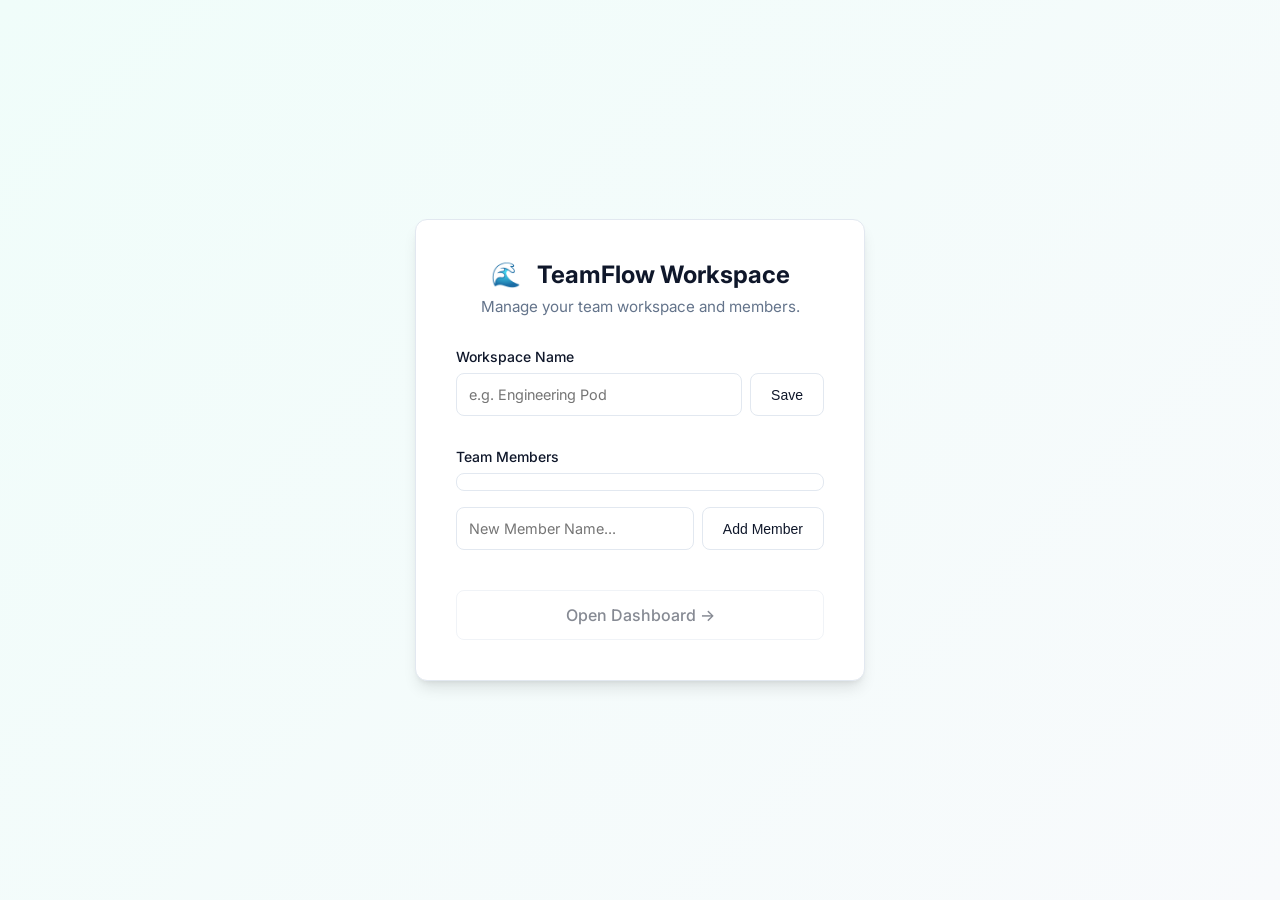
<file: index.html>
<!DOCTYPE html>
<html lang="en">

<head>
    <meta charset="UTF-8">
    <meta name="viewport" content="width=device-width, initial-scale=1.0">
    <title>TeamFlow Home</title>
    <link rel="stylesheet" href="style.css">
    <link href="https://fonts.googleapis.com/css2?family=Inter:wght@400;500;600;700&display=swap" rel="stylesheet">
</head>

<body>
    <div id="home-page" class="setup-container">
        <div class="setup-card">
            <div class="logo setup-logo">
                <span class="logo-icon">🌊</span>
                <h1>TeamFlow Workspace</h1>
            </div>
            <p class="setup-subtitle">Manage your team workspace and members.</p>

            <form id="team-name-form" style="margin-bottom: 2rem;">
                <div class="form-group" style="margin-bottom: 0;">
                    <label for="home-team-name">Workspace Name</label>
                    <div class="add-member-inline">
                        <input type="text" id="home-team-name" required placeholder="e.g. Engineering Pod">
                        <button type="submit" id="save-team-name-btn" class="btn-secondary">Save</button>
                    </div>
                </div>
            </form>

            <div class="form-group">
                <label>Team Members</label>
                <div class="team-list-container" style="max-height: 250px; margin-bottom: 1rem;">
                    <ul id="home-team-list" class="team-list">
                        <!-- Members populated here by JS -->
                    </ul>
                </div>

                <form id="home-add-member-form" class="add-member-inline">
                    <input type="text" id="home-new-member" required placeholder="New Member Name...">
                    <button type="submit" class="btn-secondary">Add Member</button>
                </form>
            </div>

            <div class="setup-actions" style="margin-top: 2.5rem;">
                <a href="dashboard.html" id="go-to-dashboard-btn" class="btn-primary btn-large"
                    style="text-align: center; text-decoration: none; display: block; width: 100%;">Open Dashboard
                    &rarr;</a>
            </div>
        </div>
    </div>

    <script src="script.js"></script>
</body>

</html>
</file>
<file: style.css>
:root {
    --primary: #2563eb;
    --primary-hover: #1d4ed8;
    --bg-main: #f8fafc;
    --bg-card: #ffffff;
    --text-main: #0f172a;
    --text-muted: #64748b;
    --border-color: #e2e8f0;
    --shadow-sm: 0 1px 2px 0 rgb(0 0 0 / 0.05);
    --shadow-md: 0 4px 6px -1px rgb(0 0 0 / 0.1), 0 2px 4px -2px rgb(0 0 0 / 0.1);
    --shadow-lg: 0 10px 15px -3px rgb(0 0 0 / 0.1), 0 4px 6px -4px rgb(0 0 0 / 0.1);
    --radius-md: 8px;
    --radius-lg: 12px;
}

* {
    box-sizing: border-box;
    margin: 0;
    padding: 0;
}

body {
    font-family: 'Inter', sans-serif;
    background-color: var(--bg-main);
    color: var(--text-main);
    display: flex;
    flex-direction: column;
    height: 100vh;
}

/* Header */
.header {
    display: flex;
    justify-content: space-between;
    align-items: center;
    padding: 1rem 2rem;
    background-color: var(--bg-card);
    border-bottom: 1px solid var(--border-color);
}

.logo {
    display: flex;
    align-items: center;
    gap: 1rem;
}

.logo-icon {
    font-size: 1.5rem;
}

.logo h1 {
    font-size: 1.25rem;
    font-weight: 700;
}

.divider {
    color: var(--border-color);
}

.subtitle {
    color: var(--text-muted);
    font-size: 0.875rem;
}

.user-selector {
    display: flex;
    align-items: center;
    gap: 0.5rem;
    padding: 0.5rem 1rem;
    border: 1px solid var(--border-color);
    border-radius: var(--radius-md);
    background-color: var(--bg-main);
}

.user-selector label {
    font-weight: 600;
    font-size: 0.875rem;
}

.user-selector select {
    border: none;
    background: transparent;
    font-family: inherit;
    font-size: 0.875rem;
    outline: none;
    cursor: pointer;
}

/* Main Layout */
.board {
    display: flex;
    flex: 1;
    overflow: hidden;
    padding: 1.5rem 2rem;
    gap: 2rem;
}

.columns-container {
    display: flex;
    flex: 1;
    gap: 1.5rem;
    overflow-x: auto;
}

.column {
    flex: 1;
    min-width: 300px;
    display: flex;
    flex-direction: column;
    background-color: transparent;
}

.column-header {
    display: flex;
    justify-content: space-between;
    align-items: center;
    margin-bottom: 1rem;
}

.column-header h2 {
    font-size: 1.125rem;
    font-weight: 600;
}

.add-task-btn {
    background: transparent;
    border: 1px solid var(--border-color);
    padding: 0.375rem 0.75rem;
    border-radius: var(--radius-md);
    cursor: pointer;
    font-weight: 500;
    font-size: 0.875rem;
    transition: all 0.2s;
}

.add-task-btn:hover {
    background-color: var(--border-color);
}

.task-list {
    flex: 1;
    overflow-y: auto;
    display: flex;
    flex-direction: column;
    gap: 1rem;
    padding-bottom: 1rem;
    min-height: 100px;
}

/* Task Card */
.task-card {
    background-color: var(--bg-card);
    border-radius: var(--radius-md);
    padding: 1.25rem;
    box-shadow: var(--shadow-sm);
    border: 1px solid var(--border-color);
    display: flex;
    flex-direction: column;
    gap: 0.75rem;
    transition: box-shadow 0.2s, transform 0.2s;
    cursor: grab;
}

.task-card:active {
    cursor: grabbing;
}

.task-card:hover {
    box-shadow: var(--shadow-md);
}

.task-title {
    font-weight: 600;
    font-size: 1rem;
}

.task-desc {
    color: var(--text-muted);
    font-size: 0.875rem;
    line-height: 1.4;
}

.task-assignee {
    display: flex;
    align-items: center;
    gap: 0.5rem;
    font-size: 0.875rem;
    color: var(--text-main);
}

.assignee-avatar {
    width: 24px;
    height: 24px;
    background-color: #6366f1;
    color: white;
    border-radius: 50%;
    display: flex;
    align-items: center;
    justify-content: center;
    font-size: 0.75rem;
    font-weight: 600;
}

.task-actions {
    display: flex;
    gap: 0.5rem;
    margin-top: 0.5rem;
}

.btn-action {
    flex: 1;
    background-color: var(--bg-main);
    border: 1px solid var(--border-color);
    padding: 0.5rem;
    border-radius: var(--radius-md);
    cursor: pointer;
    font-size: 0.875rem;
    font-weight: 500;
    transition: background-color 0.2s;
}

.btn-action:hover {
    background-color: #f1f5f9;
}

.btn-action.primary {
    background-color: white;
    border: 1px solid var(--border-color);
}

.btn-action.primary:hover {
    background-color: #f1f5f9;
}


/* Leaderboard */
.leaderboard {
    width: 280px;
    background-color: white;
    border-radius: var(--radius-lg);
    border: 1px solid var(--border-color);
    padding: 1.5rem;
    box-shadow: var(--shadow-sm);
}

.leaderboard h2 {
    font-size: 1.125rem;
    font-weight: 600;
    margin-bottom: 1rem;
}

.leaderboard ul {
    list-style: none;
    display: flex;
    flex-direction: column;
    gap: 0.75rem;
}

.leaderboard li {
    display: flex;
    justify-content: space-between;
    font-size: 0.9rem;
    padding: 0.5rem 0;
}

.leaderboard li span:last-child {
    font-weight: 600;
}

/* Modal */
.modal-overlay {
    position: fixed;
    top: 0;
    left: 0;
    right: 0;
    bottom: 0;
    background-color: rgba(0, 0, 0, 0.4);
    display: flex;
    justify-content: center;
    align-items: center;
    opacity: 0;
    pointer-events: none;
    transition: opacity 0.2s;
    z-index: 100;
}

.modal-overlay.active {
    opacity: 1;
    pointer-events: all;
}

.modal {
    background-color: var(--bg-card);
    border-radius: var(--radius-lg);
    width: 100%;
    max-width: 400px;
    padding: 1.5rem;
    box-shadow: var(--shadow-lg);
    transform: translateY(-20px);
    transition: transform 0.2s;
}

.modal-overlay.active .modal {
    transform: translateY(0);
}

.modal-header {
    display: flex;
    justify-content: space-between;
    align-items: center;
    margin-bottom: 1.5rem;
}

.close-btn {
    background: transparent;
    border: none;
    font-size: 1.5rem;
    cursor: pointer;
    color: var(--text-muted);
}

.form-group {
    margin-bottom: 1.25rem;
}

.form-group label {
    display: block;
    margin-bottom: 0.5rem;
    font-weight: 500;
    font-size: 0.875rem;
}

.form-group input,
.form-group textarea,
.form-group select {
    width: 100%;
    padding: 0.75rem;
    border: 1px solid var(--border-color);
    border-radius: var(--radius-md);
    font-family: inherit;
    font-size: 0.9rem;
    outline: none;
}

.form-group input:focus,
.form-group textarea:focus,
.form-group select:focus {
    border-color: var(--primary);
}

.form-group textarea {
    resize: vertical;
    min-height: 80px;
}

.form-actions {
    display: flex;
    justify-content: flex-end;
    gap: 1rem;
    margin-top: 2rem;
}

.btn-secondary,
.btn-primary {
    padding: 0.625rem 1.25rem;
    border-radius: var(--radius-md);
    font-weight: 500;
    font-size: 0.875rem;
    cursor: pointer;
    outline: none;
}

.btn-secondary {
    background-color: transparent;
    border: 1px solid var(--border-color);
    color: var(--text-main);
}

.btn-secondary:hover {
    background-color: var(--bg-main);
}

.btn-primary {
    background-color: var(--primary);
    border: 1px solid var(--primary);
    color: white;
}

.btn-primary:hover {
    background-color: var(--primary-hover);
}

/* Scrollbar */
::-webkit-scrollbar {
    width: 6px;
    height: 6px;
}

::-webkit-scrollbar-track {
    background: transparent;
}

::-webkit-scrollbar-thumb {
    background-color: #cbd5e1;
    border-radius: 10px;
}

::-webkit-scrollbar-thumb:hover {
    background-color: #94a3b8;
}

/* Manage Team */
.manage-team-btn {
    background: transparent;
    border: 1px solid var(--border-color);
    border-radius: var(--radius-md);
    padding: 0.3rem 0.5rem;
    cursor: pointer;
    font-size: 1rem;
    transition: background-color 0.2s;
    outline: none;
    display: flex;
    align-items: center;
    justify-content: center;
    color: var(--text-main);
}

.manage-team-btn:hover {
    background-color: var(--border-color);
}

.team-list-container {
    max-height: 200px;
    overflow-y: auto;
    margin-bottom: 1.5rem;
    border: 1px solid var(--border-color);
    border-radius: var(--radius-md);
    padding: 0.5rem;
}

.team-list {
    list-style: none;
    display: flex;
    flex-direction: column;
    gap: 0.5rem;
}

.team-list li {
    display: flex;
    justify-content: space-between;
    align-items: center;
    padding: 0.5rem;
    background-color: var(--bg-main);
    border-radius: var(--radius-md);
    font-size: 0.9rem;
    font-weight: 500;
}

.delete-member-btn {
    background: transparent;
    border: none;
    color: #ef4444;
    cursor: pointer;
    font-size: 1.5rem;
    line-height: 1;
    padding: 0 0.25rem;
}

.delete-member-btn:hover {
    color: #b91c1c;
}

.add-member-form {
    display: flex;
    gap: 0.5rem;
}

.add-member-form input {
    flex: 1;
    padding: 0.625rem;
    border: 1px solid var(--border-color);
    border-radius: var(--radius-md);
    outline: none;
    font-family: inherit;
    font-size: 0.9rem;
}

.add-member-form input:focus {
    border-color: var(--primary);
}

/* Setup Page */
.hidden {
    display: none !important;
}

.app-container {
    display: flex;
    flex-direction: column;
    height: 100vh;
}

.setup-container {
    display: flex;
    justify-content: center;
    align-items: center;
    height: 100vh;
    background: linear-gradient(135deg, #f0fdfa, #f8fafc);
}

.setup-card {
    background-color: var(--bg-card);
    border-radius: var(--radius-lg);
    width: 100%;
    max-width: 450px;
    padding: 2.5rem;
    box-shadow: var(--shadow-lg);
    border: 1px solid var(--border-color);
}

.setup-logo {
    justify-content: center;
    margin-bottom: 0.5rem;
}

.setup-logo h1 {
    font-size: 1.5rem;
}

.setup-subtitle {
    text-align: center;
    color: var(--text-muted);
    font-size: 0.95rem;
    margin-bottom: 2rem;
}

.add-member-inline {
    display: flex;
    gap: 0.5rem;
    margin-bottom: 1rem;
}

.add-member-inline input {
    flex: 1;
}

.setup-member-list {
    list-style: none;
    display: flex;
    flex-direction: column;
    gap: 0.5rem;
    max-height: 150px;
    overflow-y: auto;
    margin-bottom: 0.5rem;
    border: 1px solid var(--border-color);
    border-radius: var(--radius-md);
    padding: 0.5rem;
}

.setup-member-list:empty {
    display: none;
}

.setup-member-list li {
    display: flex;
    justify-content: space-between;
    align-items: center;
    padding: 0.5rem;
    background-color: var(--bg-main);
    border-radius: var(--radius-md);
    font-size: 0.9rem;
    font-weight: 500;
}

.setup-actions {
    display: flex;
    margin-top: 2rem;
}

.btn-large {
    width: 100%;
    padding: 0.875rem;
    font-size: 1rem;
}

.btn-large:disabled {
    background-color: #94a3b8;
    border-color: #94a3b8;
    cursor: not-allowed;
}

.help-text {
    color: var(--text-muted);
    font-size: 0.8rem;
    display: block;
    text-align: right;
}
</file>
